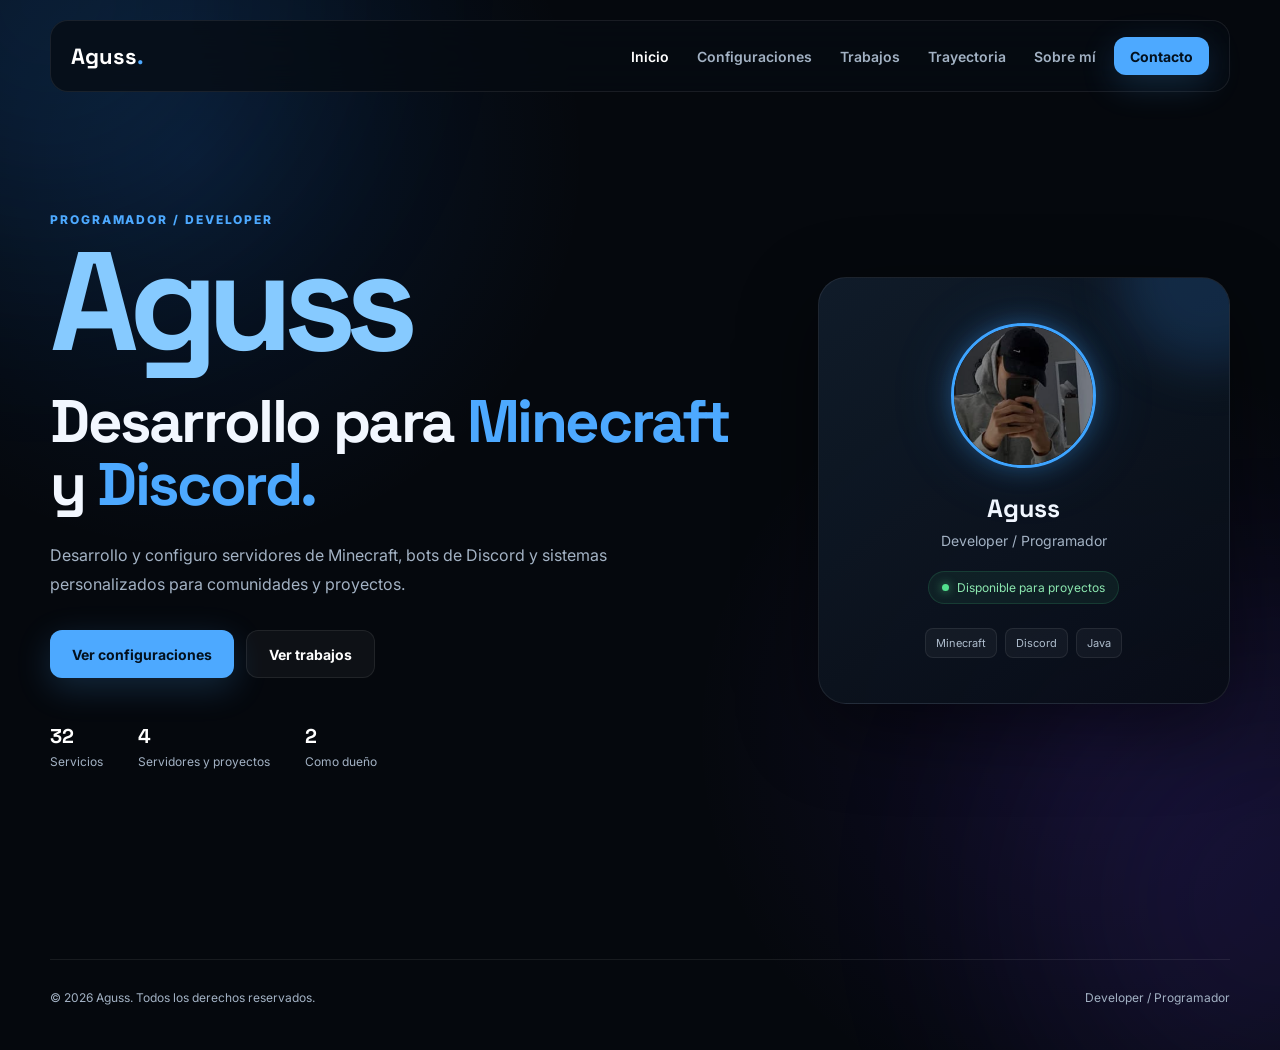
<file: index.html>
<!DOCTYPE html>
<html lang="es">
<head>
    <meta charset="UTF-8">
    <meta name="viewport" content="width=device-width, initial-scale=1.0">

    <title>Aguss | Developer de Minecraft y Discord</title>
    <meta name="description" content="Aguss: desarrollo y configuración de servidores de Minecraft, bots de Discord y sistemas personalizados. Mira mis trabajos y mi trayectoria.">
    <meta name="theme-color" content="#05080d">
    <meta property="og:title" content="Aguss | Developer de Minecraft y Discord">
    <meta property="og:description" content="Servidores de Minecraft, bots de Discord y sistemas personalizados.">
    <meta property="og:image" content="Aguss.png">

    <link rel="stylesheet" href="style.css">

    <link rel="preconnect" href="https://fonts.googleapis.com">
    <link rel="preconnect" href="https://fonts.gstatic.com" crossorigin>

    <link href="https://fonts.googleapis.com/css2?family=Inter:wght@400;500;600;700;800&family=Space+Grotesk:wght@500;600;700&display=swap" rel="stylesheet">
</head>

<body>

    <div class="background-glow glow-one"></div>
    <div class="background-glow glow-two"></div>

    <header class="navbar">
        <a href="index.html" class="logo">Aguss<span>.</span></a>
        <nav>
            <a href="index.html" class="active">Inicio</a>
            <a href="configuraciones.html">Configuraciones</a>
            <a href="trabajos.html">Trabajos</a>
            <a href="trayectoria.html">Trayectoria</a>
            <a href="sobre-mi.html">Sobre mí</a>
        </nav>
        <a href="contacto.html" class="btn btn-primary nav-cta">Contacto</a>
    </header>

    <main id="inicio">
<section class="hero">

            <div class="hero-content">

                <p class="eyebrow">
                    PROGRAMADOR / DEVELOPER
                </p>

                <h1>
                    Aguss
                </h1>

                <h2>
                    Desarrollo para
                    <span>Minecraft</span>
                    y
                    <span>Discord.</span>
                </h2>

                <p class="hero-description">
                    Desarrollo y configuro servidores de Minecraft,
                    bots de Discord y sistemas personalizados para
                    comunidades y proyectos.
                </p>

                <div class="hero-buttons">
                    <a href="configuraciones.html" class="btn btn-primary">
                        Ver configuraciones
                    </a>

                    <a href="trabajos.html" class="btn btn-secondary">
                        Ver trabajos
                    </a>
                </div>

                <div class="stats">
                    <div class="stat"><strong><b data-count="32">0</b></strong><span>Servicios</span></div>
                    <div class="stat"><strong><b data-count="4">0</b></strong><span>Servidores y proyectos</span></div>
                    <div class="stat"><strong><b data-count="2">0</b></strong><span>Como dueño</span></div>
                </div>

            </div>


            <!-- PERFIL -->
            <div class="hero-card">

                <div class="avatar">
                    <img src="Aguss.png" alt="Aguss">
                </div>

                <h3>Aguss</h3>

                <p class="role">
                    Developer / Programador
                </p>

                <div class="status">
                    <span></span>
                    Disponible para proyectos
                </div>

                <div class="tags">
                    <span>Minecraft</span>
                    <span>Discord</span>
                    <span>Java</span>
                </div>

            </div>

        </section>

        <!-- VISITAS -->
        <section class="visit-wrap">
            <div class="visit-card" id="visit-card">
                <svg viewBox="0 0 24 24" width="46" height="46" fill="none" stroke="currentColor" stroke-width="1.8" stroke-linecap="round" stroke-linejoin="round" aria-hidden="true"><path d="M1 12s4-8 11-8 11 8 11 8-4 8-11 8S1 12 1 12z"/><circle cx="12" cy="12" r="3"/></svg>
                <div>
                    <strong><b id="visits" data-count="0">–</b></strong>
                    <span>Visitas al portafolio</span>
                </div>
            </div>
        </section>
    </main>

    <footer>

        <p>
            © 2026 Aguss. Todos los derechos reservados.
        </p>

        <p>
            Developer / Programador
        </p>

    </footer>

<script src="script.js"></script>
</body>
</html>
</file>
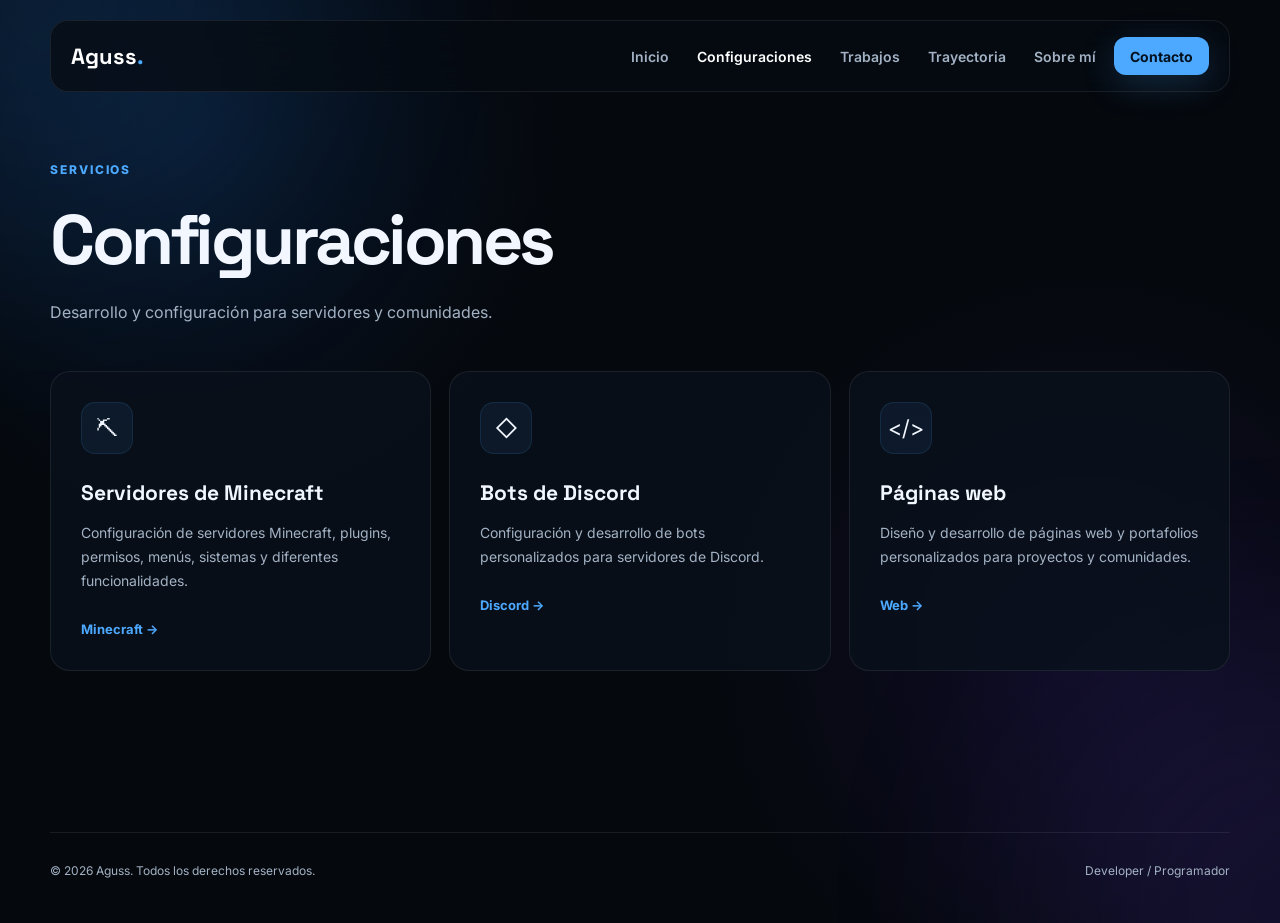
<file: configuraciones.html>
<!DOCTYPE html>
<html lang="es">
<head>
    <meta charset="UTF-8">
    <meta name="viewport" content="width=device-width, initial-scale=1.0">

    <title>Configuraciones | Aguss</title>
    <meta name="description" content="Aguss: desarrollo y configuración de servidores de Minecraft, bots de Discord y sistemas personalizados. Mira mis trabajos y mi trayectoria.">
    <meta name="theme-color" content="#05080d">
    <meta property="og:title" content="Configuraciones | Aguss">
    <meta property="og:description" content="Servidores de Minecraft, bots de Discord y sistemas personalizados.">
    <meta property="og:image" content="Aguss.png">

    <link rel="stylesheet" href="style.css">

    <link rel="preconnect" href="https://fonts.googleapis.com">
    <link rel="preconnect" href="https://fonts.gstatic.com" crossorigin>

    <link href="https://fonts.googleapis.com/css2?family=Inter:wght@400;500;600;700;800&family=Space+Grotesk:wght@500;600;700&display=swap" rel="stylesheet">
</head>

<body>

    <div class="background-glow glow-one"></div>
    <div class="background-glow glow-two"></div>

    <header class="navbar">
        <a href="index.html" class="logo">Aguss<span>.</span></a>
        <nav>
            <a href="index.html">Inicio</a>
            <a href="configuraciones.html" class="active">Configuraciones</a>
            <a href="trabajos.html">Trabajos</a>
            <a href="trayectoria.html">Trayectoria</a>
            <a href="sobre-mi.html">Sobre mí</a>
        </nav>
        <a href="contacto.html" class="btn btn-primary nav-cta">Contacto</a>
    </header>

    <main>
<section id="configuraciones" class="section page-top">

            <div class="section-heading">
                <p class="eyebrow">SERVICIOS</p>

                <h2>
                    Configuraciones
                </h2>

                <p>
                    Desarrollo y configuración para servidores
                    y comunidades.
                </p>
            </div>


            <div class="cards">

                <article class="service-card">

                    <div class="service-icon minecraft">
                        ⛏
                    </div>

                    <h3>
                        Servidores de Minecraft
                    </h3>

                    <p>
                        Configuración de servidores Minecraft,
                        plugins, permisos, menús, sistemas y
                        diferentes funcionalidades.
                    </p>

                    <span class="card-link">
                        Minecraft →
                    </span>

                </article>


                <article class="service-card">

                    <div class="service-icon discord">
                        ◇
                    </div>

                    <h3>
                        Bots de Discord
                    </h3>

                    <p>
                        Configuración y desarrollo de bots
                        personalizados para servidores de Discord.
                    </p>

                    <span class="card-link">
                        Discord →
                    </span>

                </article>


                <article class="service-card">

                    <div class="service-icon code">
                        &lt;/&gt;
                    </div>

                    <h3>Páginas web</h3>

                    <p>Diseño y desarrollo de páginas web y portafolios personalizados para proyectos y comunidades.</p>

                    <span class="card-link">
                        Web →
                    </span>

                </article>

            </div>

        </section>
    </main>

    <footer>

        <p>
            © 2026 Aguss. Todos los derechos reservados.
        </p>

        <p>
            Developer / Programador
        </p>

    </footer>

<script src="script.js"></script>
</body>
</html>
</file>
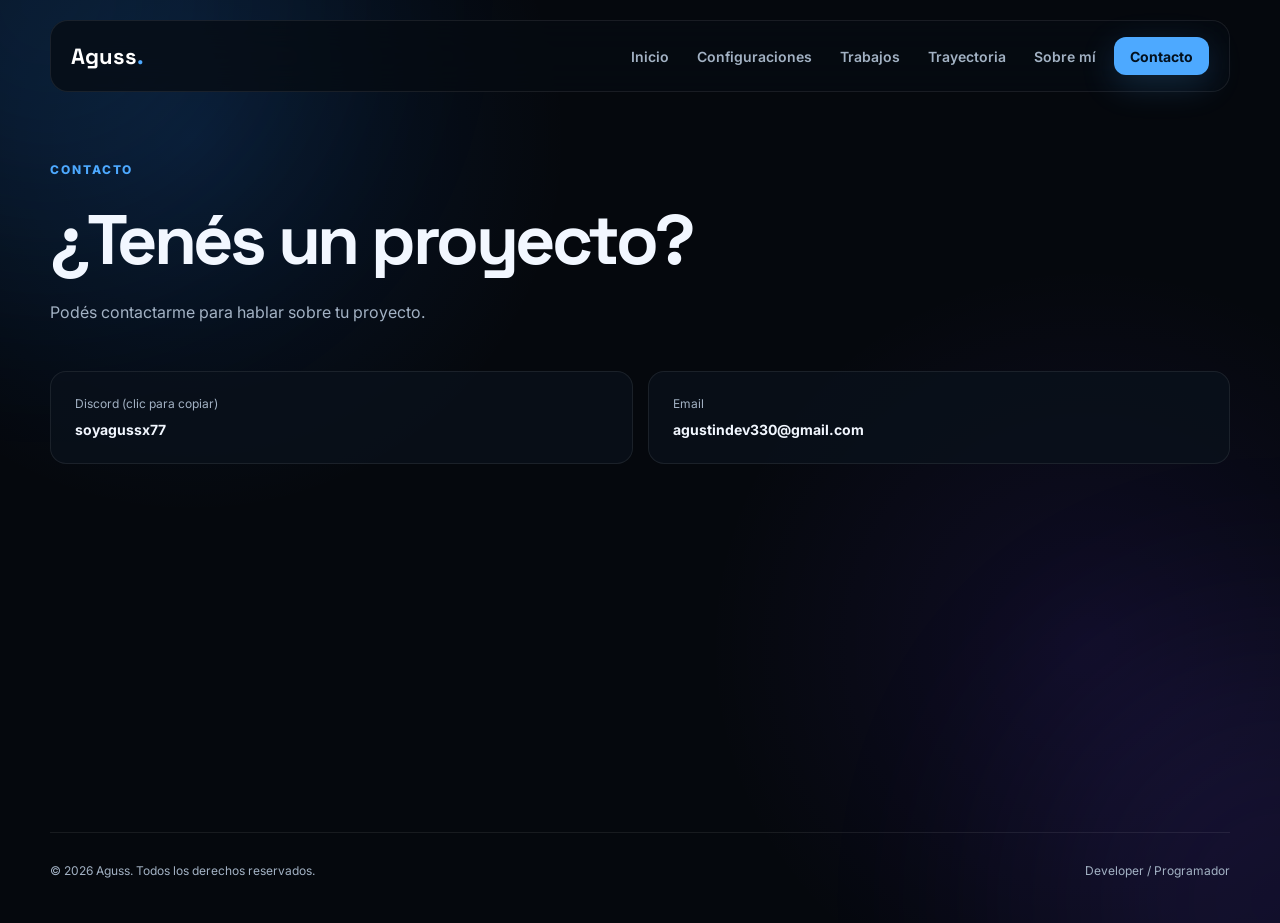
<file: contacto.html>
<!DOCTYPE html>
<html lang="es">
<head>
    <meta charset="UTF-8">
    <meta name="viewport" content="width=device-width, initial-scale=1.0">

    <title>Contacto | Aguss</title>
    <meta name="description" content="Aguss: desarrollo y configuración de servidores de Minecraft, bots de Discord y sistemas personalizados. Mira mis trabajos y mi trayectoria.">
    <meta name="theme-color" content="#05080d">
    <meta property="og:title" content="Contacto | Aguss">
    <meta property="og:description" content="Servidores de Minecraft, bots de Discord y sistemas personalizados.">
    <meta property="og:image" content="Aguss.png">

    <link rel="stylesheet" href="style.css">

    <link rel="preconnect" href="https://fonts.googleapis.com">
    <link rel="preconnect" href="https://fonts.gstatic.com" crossorigin>

    <link href="https://fonts.googleapis.com/css2?family=Inter:wght@400;500;600;700;800&family=Space+Grotesk:wght@500;600;700&display=swap" rel="stylesheet">
</head>

<body>

    <div class="background-glow glow-one"></div>
    <div class="background-glow glow-two"></div>

    <header class="navbar">
        <a href="index.html" class="logo">Aguss<span>.</span></a>
        <nav>
            <a href="index.html">Inicio</a>
            <a href="configuraciones.html">Configuraciones</a>
            <a href="trabajos.html">Trabajos</a>
            <a href="trayectoria.html">Trayectoria</a>
            <a href="sobre-mi.html">Sobre mí</a>
        </nav>
        <a href="contacto.html" class="btn btn-primary nav-cta" aria-current="page">Contacto</a>
    </header>

    <main>
<section id="contacto" class="section page-top contact">

            <div class="section-heading">

                <p class="eyebrow">
                    CONTACTO
                </p>

                <h2>
                    ¿Tenés un proyecto?
                </h2>

                <p>
                    Podés contactarme para hablar sobre tu proyecto.
                </p>

            </div>


            <div class="contact-box">
                <button class="contact-item" type="button" data-copy="soyagussx77">
                    <span>Discord (clic para copiar)</span>
                    <strong>soyagussx77</strong>
                </button>
                <a class="contact-item" href="mailto:agustindev330@gmail.com">
                    <span>Email</span>
                    <strong>agustindev330@gmail.com</strong>
                </a>
            </div>

        </section>
    </main>

    <footer>

        <p>
            © 2026 Aguss. Todos los derechos reservados.
        </p>

        <p>
            Developer / Programador
        </p>

    </footer>

<script src="script.js"></script>
</body>
</html>
</file>
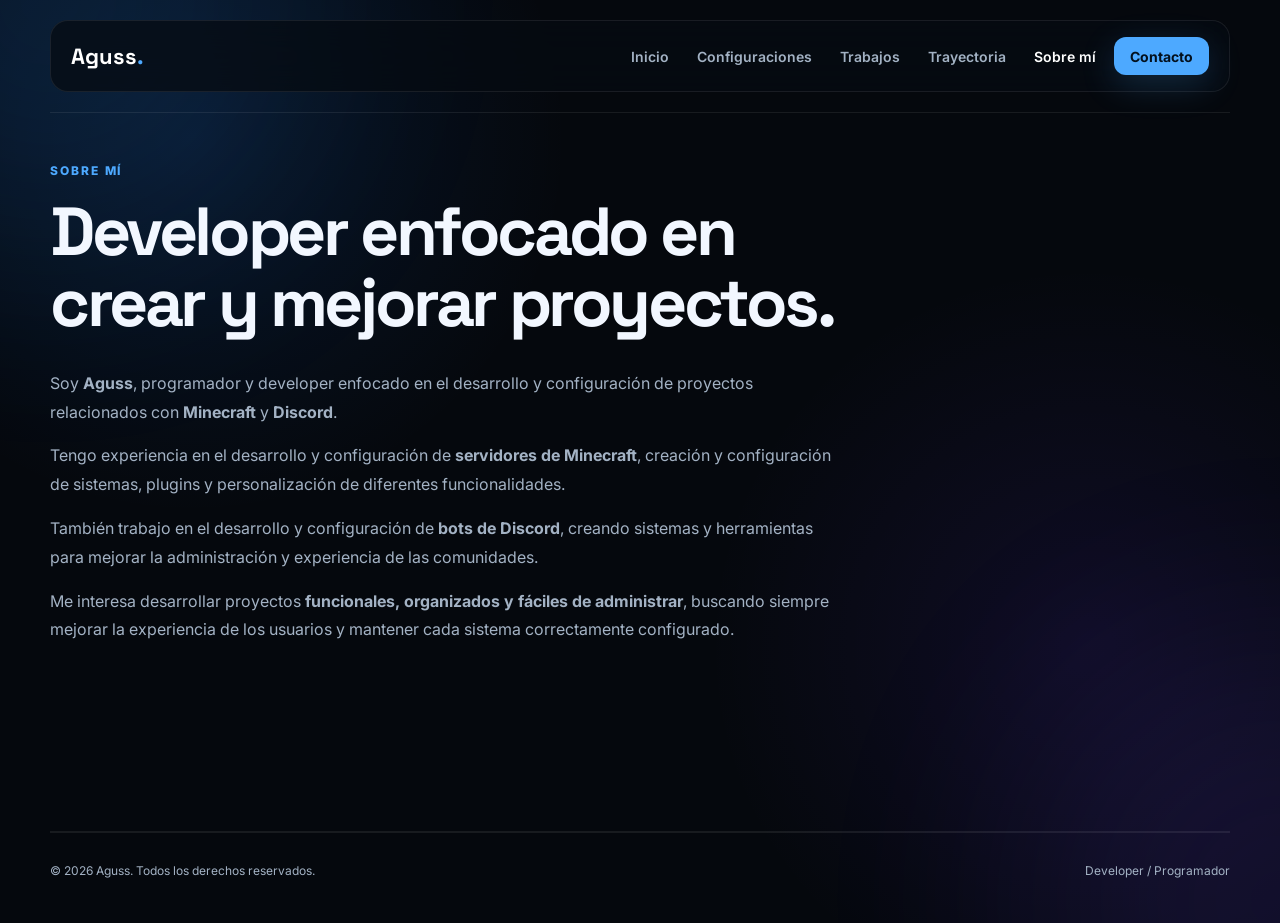
<file: sobre-mi.html>
<!DOCTYPE html>
<html lang="es">
<head>
    <meta charset="UTF-8">
    <meta name="viewport" content="width=device-width, initial-scale=1.0">

    <title>Sobre mí | Aguss</title>
    <meta name="description" content="Aguss: desarrollo y configuración de servidores de Minecraft, bots de Discord y sistemas personalizados. Mira mis trabajos y mi trayectoria.">
    <meta name="theme-color" content="#05080d">
    <meta property="og:title" content="Sobre mí | Aguss">
    <meta property="og:description" content="Servidores de Minecraft, bots de Discord y sistemas personalizados.">
    <meta property="og:image" content="Aguss.png">

    <link rel="stylesheet" href="style.css">

    <link rel="preconnect" href="https://fonts.googleapis.com">
    <link rel="preconnect" href="https://fonts.gstatic.com" crossorigin>

    <link href="https://fonts.googleapis.com/css2?family=Inter:wght@400;500;600;700;800&family=Space+Grotesk:wght@500;600;700&display=swap" rel="stylesheet">
</head>

<body>

    <div class="background-glow glow-one"></div>
    <div class="background-glow glow-two"></div>

    <header class="navbar">
        <a href="index.html" class="logo">Aguss<span>.</span></a>
        <nav>
            <a href="index.html">Inicio</a>
            <a href="configuraciones.html">Configuraciones</a>
            <a href="trabajos.html">Trabajos</a>
            <a href="trayectoria.html">Trayectoria</a>
            <a href="sobre-mi.html" class="active">Sobre mí</a>
        </nav>
        <a href="contacto.html" class="btn btn-primary nav-cta">Contacto</a>
    </header>

    <main>
<section id="sobre-mi" class="section page-top about">

            <div class="about-content">

                <p class="eyebrow">
                    SOBRE MÍ
                </p>

                <h2>
                    Developer enfocado en
                    crear y mejorar proyectos.
                </h2>

                <p>
    Soy <strong>Aguss</strong>, programador y developer enfocado en el desarrollo y configuración de proyectos relacionados con <strong>Minecraft</strong> y <strong>Discord</strong>.
</p>

<p>
    Tengo experiencia en el desarrollo y configuración de <strong>servidores de Minecraft</strong>, creación y configuración de sistemas, plugins y personalización de diferentes funcionalidades.
</p>

<p>
    También trabajo en el desarrollo y configuración de <strong>bots de Discord</strong>, creando sistemas y herramientas para mejorar la administración y experiencia de las comunidades.
</p>

<p>
    Me interesa desarrollar proyectos <strong>funcionales, organizados y fáciles de administrar</strong>, buscando siempre mejorar la experiencia de los usuarios y mantener cada sistema correctamente configurado.
</p>

            </div>

        </section>
    </main>

    <footer>

        <p>
            © 2026 Aguss. Todos los derechos reservados.
        </p>

        <p>
            Developer / Programador
        </p>

    </footer>

<script src="script.js"></script>
</body>
</html>
</file>
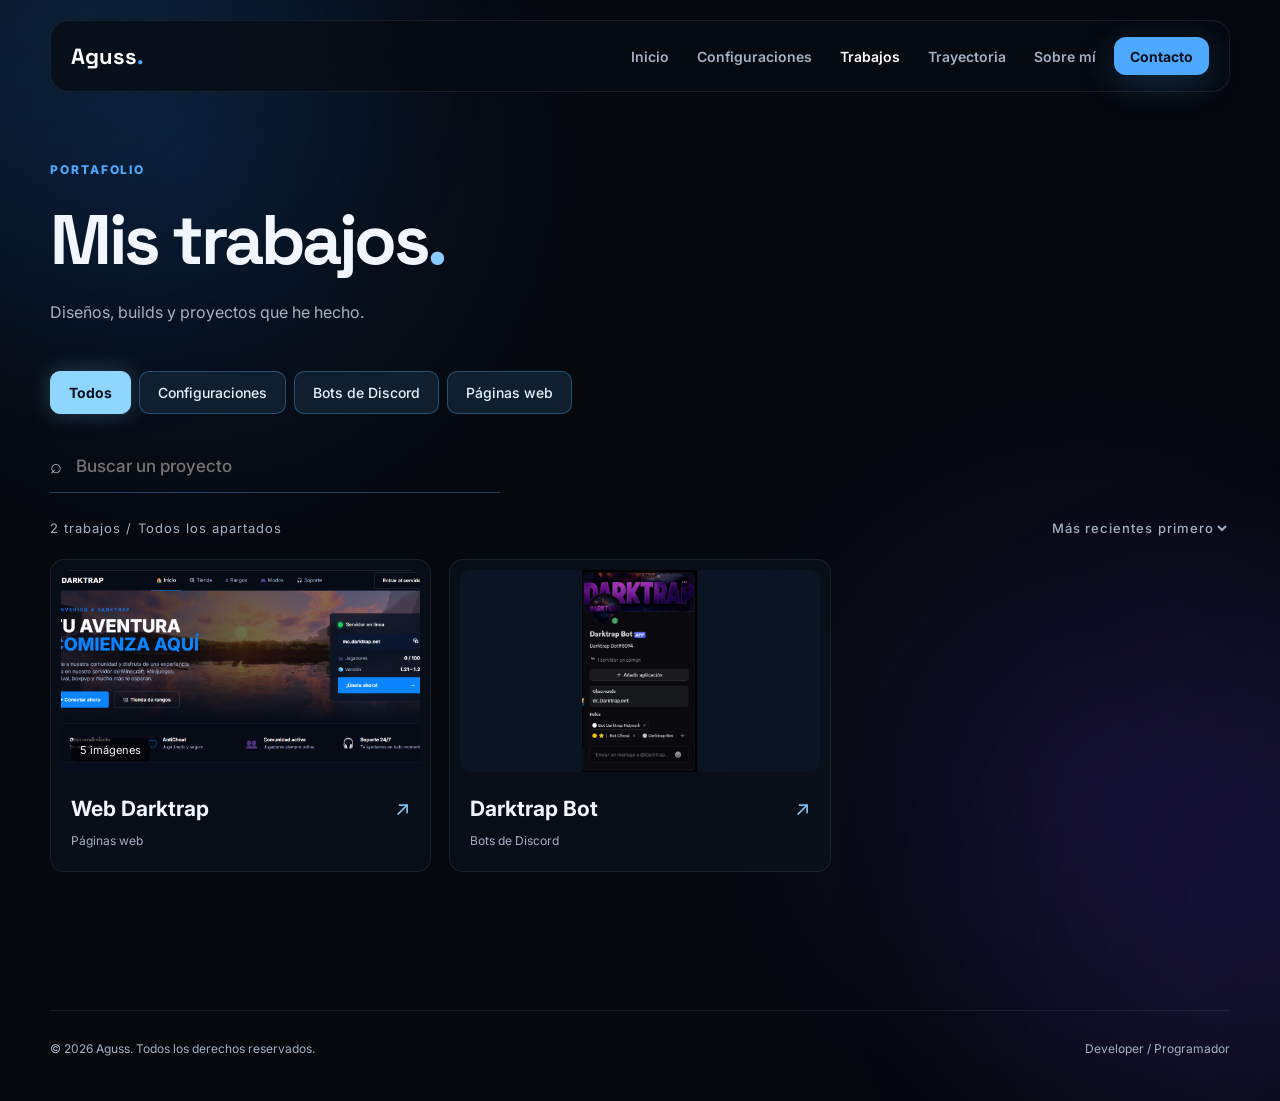
<file: trabajos.html>
<!DOCTYPE html>
<html lang="es">
<head>
    <meta charset="UTF-8">
    <meta name="viewport" content="width=device-width, initial-scale=1.0">

    <title>Mis trabajos | Aguss</title>
    <meta name="description" content="Aguss: desarrollo y configuración de servidores de Minecraft, bots de Discord y sistemas personalizados. Mira mis trabajos y mi trayectoria.">
    <meta name="theme-color" content="#05080d">
    <meta property="og:title" content="Mis trabajos | Aguss">
    <meta property="og:description" content="Servidores de Minecraft, bots de Discord y sistemas personalizados.">
    <meta property="og:image" content="Aguss.png">

    <link rel="stylesheet" href="style.css">

    <link rel="preconnect" href="https://fonts.googleapis.com">
    <link rel="preconnect" href="https://fonts.gstatic.com" crossorigin>

    <link href="https://fonts.googleapis.com/css2?family=Inter:wght@400;500;600;700;800&family=Space+Grotesk:wght@500;600;700&display=swap" rel="stylesheet">
</head>

<body>

    <div class="background-glow glow-one"></div>
    <div class="background-glow glow-two"></div>

    <header class="navbar">
        <a href="index.html" class="logo">Aguss<span>.</span></a>
        <nav>
            <a href="index.html">Inicio</a>
            <a href="configuraciones.html">Configuraciones</a>
            <a href="trabajos.html" class="active">Trabajos</a>
            <a href="trayectoria.html">Trayectoria</a>
            <a href="sobre-mi.html">Sobre mí</a>
        </nav>
        <a href="contacto.html" class="btn btn-primary nav-cta">Contacto</a>
    </header>

    <main>
<section class="section page-top">
            <div class="section-heading">
                <p class="eyebrow">PORTAFOLIO</p>
                <h2>Mis trabajos<span class="dot">.</span></h2>
                <p>Diseños, builds y proyectos que he hecho.</p>
            </div>

            <div class="filters" id="filters" aria-label="Categorías"></div>

            <div class="cat-banner" id="banner" hidden>
                <h3></h3>
                <p></p>
            </div>

            <label class="search-wrap">
                <span aria-hidden="true">⌕</span>
                <input type="search" id="search" placeholder="Buscar un proyecto" aria-label="Buscar un proyecto">
            </label>

            <div class="work-meta">
                <p class="work-count" id="count"></p>
                <select id="sort" class="sort-plain" aria-label="Ordenar">
                    <option value="new">Más recientes primero</option>
                    <option value="old">Más antiguos primero</option>
                    <option value="az">A – Z</option>
                </select>
            </div>

            <div class="works" id="works"></div>
            <div class="more-wrap"><button class="btn btn-secondary" id="more" type="button">Ver más trabajos</button></div>
        </section>
    </main>

    <footer>

        <p>
            © 2026 Aguss. Todos los derechos reservados.
        </p>

        <p>
            Developer / Programador
        </p>

    </footer>

<script src="trabajos.js"></script>
<script src="script.js"></script>
</body>
</html>
</file>
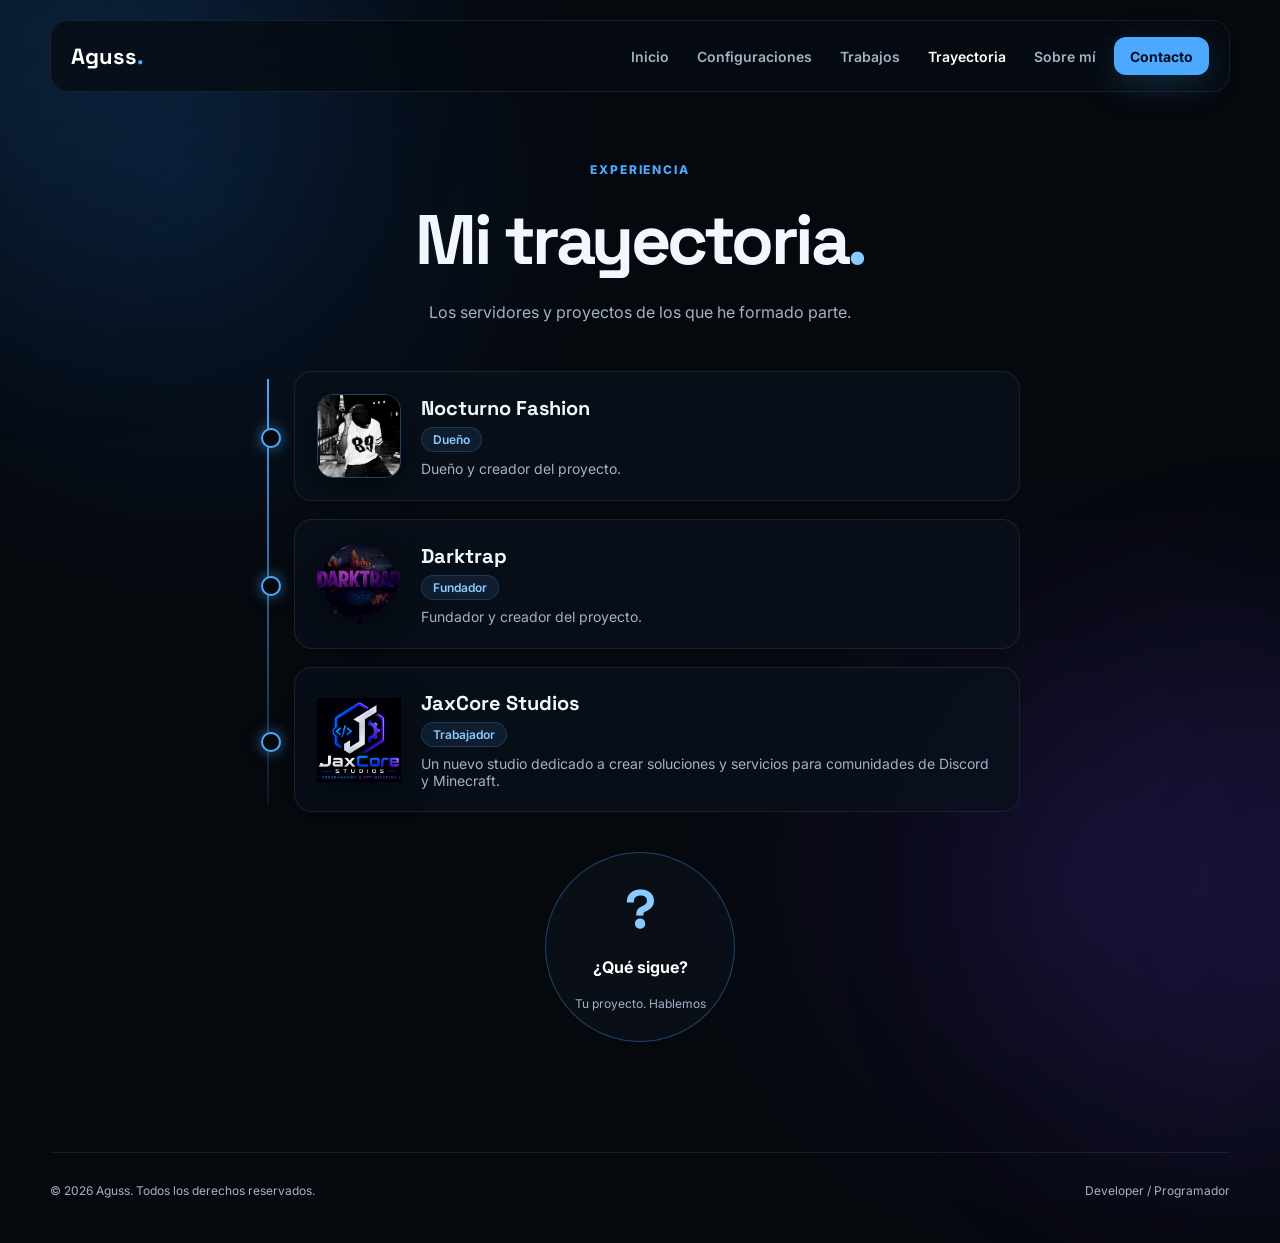
<file: trayectoria.html>
<!DOCTYPE html>
<html lang="es">
<head>
    <meta charset="UTF-8">
    <meta name="viewport" content="width=device-width, initial-scale=1.0">

    <title>Mi trayectoria | Aguss</title>
    <meta name="description" content="Aguss: desarrollo y configuración de servidores de Minecraft, bots de Discord y sistemas personalizados. Mira mis trabajos y mi trayectoria.">
    <meta name="theme-color" content="#05080d">
    <meta property="og:title" content="Mi trayectoria | Aguss">
    <meta property="og:description" content="Servidores de Minecraft, bots de Discord y sistemas personalizados.">
    <meta property="og:image" content="Aguss.png">

    <link rel="stylesheet" href="style.css">

    <link rel="preconnect" href="https://fonts.googleapis.com">
    <link rel="preconnect" href="https://fonts.gstatic.com" crossorigin>

    <link href="https://fonts.googleapis.com/css2?family=Inter:wght@400;500;600;700;800&family=Space+Grotesk:wght@500;600;700&display=swap" rel="stylesheet">
</head>

<body>

    <div class="background-glow glow-one"></div>
    <div class="background-glow glow-two"></div>

    <header class="navbar">
        <a href="index.html" class="logo">Aguss<span>.</span></a>
        <nav>
            <a href="index.html">Inicio</a>
            <a href="configuraciones.html">Configuraciones</a>
            <a href="trabajos.html">Trabajos</a>
            <a href="trayectoria.html" class="active">Trayectoria</a>
            <a href="sobre-mi.html">Sobre mí</a>
        </nav>
        <a href="contacto.html" class="btn btn-primary nav-cta">Contacto</a>
    </header>

    <main>
<section id="trayectoria" class="section page-top">
            <div class="section-heading center">
                <p class="eyebrow">EXPERIENCIA</p>
                <h2>Mi trayectoria<span class="dot">.</span></h2>
                <p>Los servidores y proyectos de los que he formado parte.</p>
            </div>

            <ol class="timeline">
                <li class="t-item"><div class="t-logo has-img photo"><img src="logos/nocturno-fashion.png" alt="Logo de Nocturno Fashion"></div><div><h3>Nocturno Fashion</h3><span class="role-tag">Dueño</span><p>Dueño y creador del proyecto.</p></div></li>
                <li class="t-item"><div class="t-logo has-img"><img src="logos/darktrap.png" alt="Logo de Darktrap"></div><div><h3>Darktrap</h3><span class="role-tag">Fundador</span><p>Fundador y creador del proyecto.</p></div></li>
                <li class="t-item"><div class="t-logo has-img"><img src="logos/jaxcore.png" alt="Logo de JaxCore Studios"></div><div><h3>JaxCore Studios</h3><span class="role-tag">Trabajador</span><p>Un nuevo studio dedicado a crear soluciones y servicios para comunidades de Discord y Minecraft.</p></div></li>
            </ol>

            <a href="contacto.html" class="next-step">
                <span class="q">?</span>
                <strong>¿Qué sigue?</strong>
                <small>Tu proyecto. Hablemos</small>
            </a>
        </section>
    </main>

    <footer>

        <p>
            © 2026 Aguss. Todos los derechos reservados.
        </p>

        <p>
            Developer / Programador
        </p>

    </footer>

<script src="script.js"></script>
</body>
</html>
</file>
<file: style.css>
* {
    margin: 0;
    padding: 0;
    box-sizing: border-box;
}

html {
    scroll-behavior: smooth;
}

body {
    min-height: 100vh;
    background:
        radial-gradient(
            circle at 15% 15%,
            rgba(35, 130, 255, 0.12),
            transparent 28%
        ),
        radial-gradient(
            circle at 85% 70%,
            rgba(110, 60, 255, 0.10),
            transparent 30%
        ),
        #05080d;

    color: #f2f7ff;

    font-family: "Inter", sans-serif;

    overflow-x: hidden;
}


/* =========================
   VARIABLES
========================= */

:root {
    --bg: #05080d;
    --bg-soft: #080d15;
    --card: rgba(10, 17, 27, 0.78);

    --line: rgba(255, 255, 255, 0.08);
    --line-hover: rgba(82, 169, 255, 0.35);

    --text: #f2f7ff;
    --muted: #a3b2c4;

    --blue: #4da9ff;
    --blue-soft: #8acbff;

    --purple: #765cff;

    --shadow:
        0 25px 80px rgba(0, 0, 0, 0.45);
}


/* =========================
   BACKGROUND
========================= */

.background-glow {
    position: fixed;
    width: 500px;
    height: 500px;

    border-radius: 50%;

    filter: blur(120px);

    opacity: 0.12;

    pointer-events: none;

    z-index: -1;
}

.glow-one {
    top: -250px;
    left: -200px;

    background: #248fff;
}

.glow-two {
    right: -250px;
    bottom: -250px;

    background: #714cff;
}


/* =========================
   NAVBAR
========================= */

.navbar {
    width: min(1180px, calc(100% - 40px));

    margin: 20px auto;

    padding: 16px 20px;

    display: flex;
    align-items: center;
    justify-content: space-between;

    background: rgba(6, 11, 18, 0.75);

    border: 1px solid var(--line);

    border-radius: 18px;

    backdrop-filter: blur(18px);

    position: sticky;
    top: 20px;

    z-index: 100;
}

.logo {
    color: white;

    text-decoration: none;

    font-family: "Space Grotesk", sans-serif;

    font-size: 22px;
    font-weight: 800;
}

.logo span {
    color: var(--blue);
}

.navbar nav {
    display: flex;
    align-items: center;
    gap: 28px;
}

.navbar nav a {
    color: var(--muted);

    text-decoration: none;

    font-size: 14px;
    font-weight: 600;

    transition: 0.25s ease;
}

.navbar nav a:hover,
.navbar nav a.active {
    color: white;
}


/* =========================
   HERO
========================= */

.hero {
    width: min(1180px, calc(100% - 40px));

    min-height: 720px;

    margin: 0 auto;

    display: grid;

    grid-template-columns: 1.25fr 0.75fr;

    align-items: center;

    gap: 80px;

    padding: 100px 0;
}

.eyebrow {
    color: var(--blue);

    font-size: 12px;

    font-weight: 800;

    letter-spacing: 0.16em;

    margin-bottom: 18px;
}

.hero h1 {
    font-family: "Space Grotesk", sans-serif;

    font-size: clamp(70px, 11vw, 140px);

    line-height: 0.82;

    letter-spacing: -0.075em;

    margin-bottom: 30px;

    font-weight: 800;

    color: #86caff;
}

.hero h2 {
    max-width: 700px;

    font-family: "Space Grotesk", sans-serif;

    font-size: clamp(32px, 5vw, 60px);

    line-height: 1.05;

    letter-spacing: -0.04em;

    margin-bottom: 25px;
}

.hero h2 span {
    color: var(--blue);
}

.hero-description {
    max-width: 600px;

    color: var(--muted);

    font-size: 16px;

    line-height: 1.8;

    margin-bottom: 32px;
}


/* =========================
   BUTTONS
========================= */

.hero-buttons {
    display: flex;

    flex-wrap: wrap;

    gap: 12px;

    margin-bottom: 45px;
}

.btn {
    display: inline-flex;

    align-items: center;
    justify-content: center;

    min-height: 48px;

    padding: 0 22px;

    border-radius: 12px;

    text-decoration: none;

    font-size: 14px;

    font-weight: 700;

    transition: 0.25s ease;
}

.btn-primary {
    background: var(--blue);

    color: #03101d;

    box-shadow:
        0 10px 35px rgba(77, 169, 255, 0.20);
}

.btn-primary:hover {
    transform: translateY(-2px);

    box-shadow:
        0 15px 45px rgba(77, 169, 255, 0.35);
}

.btn-secondary {
    color: white;

    background: rgba(255, 255, 255, 0.04);

    border: 1px solid var(--line);
}

.btn-secondary:hover {
    border-color: var(--line-hover);

    background: rgba(77, 169, 255, 0.06);
}


/* =========================
   STATS
========================= */

.stats {
    display: flex;

    gap: 35px;
}

.stat {
    display: flex;

    flex-direction: column;

    gap: 5px;
}

.stat strong {
    font-family: "Space Grotesk", sans-serif;

    font-size: 20px;

    color: white;
}

.stat span {
    color: var(--muted);

    font-size: 12px;
}


/* =========================
   PROFILE CARD
========================= */

.hero-card {
    padding: 45px 30px;

    text-align: center;

    background:
        linear-gradient(
            145deg,
            rgba(18, 30, 46, 0.88),
            rgba(7, 12, 20, 0.88)
        );

    border: 1px solid var(--line);

    border-radius: 28px;

    box-shadow: var(--shadow);

    position: relative;

    overflow: hidden;
}

.hero-card::before {
    content: "";

    position: absolute;

    width: 180px;
    height: 180px;

    top: -90px;
    right: -70px;

    border-radius: 50%;

    background: rgba(54, 158, 255, 0.16);

    filter: blur(25px);
}


/* =========================
   FOTO
========================= */

.avatar {
    width: 145px;
    height: 145px;

    margin: 0 auto 24px;

    border-radius: 50%;

    overflow: hidden;

    border: 3px solid #3ea4ff;

    background: #0b1422;

    box-shadow:
        0 0 25px rgba(62, 164, 255, 0.35),
        0 0 70px rgba(62, 164, 255, 0.12);

    position: relative;

    z-index: 2;
}

.avatar img {
    width: 100%;
    height: 100%;

    display: block;

    object-fit: cover;
}

.hero-card h3 {
    font-family: "Space Grotesk", sans-serif;

    font-size: 25px;

    margin-bottom: 8px;
}

.role {
    color: var(--muted);

    font-size: 14px;

    margin-bottom: 22px;
}

.status {
    display: inline-flex;

    align-items: center;

    gap: 8px;

    padding: 8px 13px;

    border-radius: 100px;

    background: rgba(75, 222, 139, 0.07);

    border: 1px solid rgba(75, 222, 139, 0.14);

    color: #8ce8b0;

    font-size: 12px;

    margin-bottom: 24px;
}

.status span {
    width: 7px;
    height: 7px;

    border-radius: 50%;

    background: #52df8d;

    box-shadow:
        0 0 10px rgba(82, 223, 141, 0.7);
}

.tags {
    display: flex;

    justify-content: center;

    flex-wrap: wrap;

    gap: 8px;
}

.tags span {
    padding: 7px 10px;

    border-radius: 8px;

    background: rgba(255, 255, 255, 0.04);

    border: 1px solid var(--line);

    color: #aebdcd;

    font-size: 11px;
}


/* =========================
   SECTIONS
========================= */

.section {
    width: min(1180px, calc(100% - 40px));

    margin: 0 auto;

    padding: 110px 0;
}

.section-heading {
    max-width: 700px;

    margin-bottom: 45px;
}

.section-heading h2 {
    font-family: "Space Grotesk", sans-serif;

    font-size: clamp(40px, 6vw, 70px);

    letter-spacing: -0.05em;

    margin-bottom: 15px;
}

.section-heading > p:last-child {
    color: var(--muted);

    line-height: 1.7;
}


/* =========================
   SERVICE CARDS
========================= */

.cards {
    display: grid;

    grid-template-columns: repeat(3, 1fr);

    gap: 18px;
}

.service-card {
    padding: 30px;

    min-height: 300px;

    border: 1px solid var(--line);

    border-radius: 20px;

    background: var(--card);

    transition: 0.3s ease;
}

.service-card:hover {
    transform: translateY(-5px);

    border-color: var(--line-hover);

    box-shadow:
        0 20px 50px rgba(0, 0, 0, 0.25);
}

.service-icon {
    width: 52px;
    height: 52px;

    display: flex;

    align-items: center;
    justify-content: center;

    border-radius: 14px;

    margin-bottom: 25px;

    font-size: 22px;

    background: rgba(77, 169, 255, 0.08);

    border: 1px solid rgba(77, 169, 255, 0.12);
}

.service-card h3 {
    font-family: "Space Grotesk", sans-serif;

    font-size: 21px;

    margin-bottom: 15px;
}

.service-card p {
    color: var(--muted);

    line-height: 1.7;

    font-size: 14px;

    margin-bottom: 25px;
}

.card-link {
    color: var(--blue);

    font-size: 13px;

    font-weight: 700;
}


/* =========================
   RESEÑAS
========================= */

.reviews {
    display: grid;

    grid-template-columns: repeat(3, 1fr);

    gap: 18px;
}

.review-card {
    padding: 28px;

    background: var(--card);

    border: 1px solid var(--line);

    border-radius: 20px;
}

.review-top {
    display: flex;

    align-items: center;

    gap: 13px;

    margin-bottom: 22px;
}

.review-avatar {
    width: 42px;
    height: 42px;

    display: flex;

    align-items: center;
    justify-content: center;

    border-radius: 50%;

    background: #132238;

    color: var(--blue);

    font-weight: 800;
}

.review-top h3 {
    font-size: 14px;

    margin-bottom: 3px;
}

.review-top span {
    color: var(--muted);

    font-size: 11px;
}

.review-card > p {
    color: #aab7c7;

    line-height: 1.7;

    font-size: 14px;

    margin-bottom: 20px;
}

.stars {
    color: #62b5ff;

    font-size: 13px;

    letter-spacing: 3px;
}


/* =========================
   SOBRE MI
========================= */

.about {
    border-top: 1px solid var(--line);
    border-bottom: 1px solid var(--line);
}

.about-content {
    max-width: 800px;
}

.about h2 {
    font-family: "Space Grotesk", sans-serif;

    font-size: clamp(38px, 6vw, 68px);

    line-height: 1.05;

    letter-spacing: -0.05em;

    margin-bottom: 30px;
}

.about p:not(.eyebrow) {
    color: var(--muted);

    line-height: 1.8;

    margin-bottom: 15px;
}


/* =========================
   CONTACTO
========================= */

.contact-box {
    display: grid;

    grid-template-columns: repeat(2, 1fr);

    gap: 15px;
}

.contact-item {
    padding: 24px;

    border: 1px solid var(--line);

    border-radius: 16px;

    background: var(--card);
}

.contact-item span {
    display: block;

    color: var(--muted);

    font-size: 12px;

    margin-bottom: 8px;
}

.contact-item strong {
    font-size: 14px;

    word-break: break-word;
}


/* =========================
   FOOTER
========================= */

footer {
    width: min(1180px, calc(100% - 40px));

    margin: 0 auto;

    padding: 30px 0 45px;

    display: flex;

    align-items: center;
    justify-content: space-between;

    gap: 20px;

    border-top: 1px solid var(--line);

    color: var(--muted);

    font-size: 12px;
}


/* =========================
   RESPONSIVE
========================= */

@media (max-width: 900px) {

    .navbar nav {
        gap: 15px;
    }

    .hero {
        grid-template-columns: 1fr;

        gap: 50px;

        padding-top: 70px;
    }

    .hero-card {
        max-width: 450px;

        width: 100%;

        margin: 0 auto;
    }

    .cards,
    .reviews {
        grid-template-columns: 1fr;
    }

    .contact-box {
        grid-template-columns: 1fr;
    }
}


@media (max-width: 600px) {

    .navbar {
        width: calc(100% - 24px);

        margin: 12px auto;

        top: 12px;
    }

    .navbar nav {
        overflow-x: auto;
        scrollbar-width: none;
        white-space: nowrap;
    }
    .nav-cta { display: none; }

    .hero,
    .section {
        width: calc(100% - 28px);
    }

    .hero {
        padding: 70px 0;
    }

    .hero h1 {
        font-size: 76px;
    }

    .hero h2 {
        font-size: 38px;
    }

    .hero-buttons {
        flex-direction: column;
    }

    .btn {
        width: 100%;
    }

    .stats {
        gap: 20px;
    }

    .section {
        padding: 80px 0;
    }

    footer {
        width: calc(100% - 28px);

        flex-direction: column;

        align-items: flex-start;
    }
}

/* =========================
   MEJORAS
========================= */
:focus-visible { outline: 2px solid var(--blue); outline-offset: 3px; }
.navbar nav { margin-left: auto; margin-right: 18px; }
.nav-cta { min-height: 38px; padding: 0 16px; }
.dot { color: var(--blue-soft); }
.section-heading.center { text-align: center; margin-inline: auto; }

/* Trabajos */
.work-tools { display: grid; gap: 16px; margin-bottom: 22px; }
.filters { display: flex; gap: 8px; overflow-x: auto; padding-bottom: 6px; scrollbar-width: thin; }
.filters button { flex: none; padding: 9px 15px; border-radius: 10px; border: 1px solid var(--line); background: rgba(255,255,255,.04); color: #cbd7e4; font: 600 13px "Inter", sans-serif; cursor: pointer; transition: .2s; }
.filters button:hover { border-color: var(--line-hover); }
.filters button.on { background: var(--blue-soft); color: #03101d; border-color: transparent; }
.filters button i { font-style: normal; opacity: .65; margin-left: 5px; }
.work-row { display: flex; gap: 12px; flex-wrap: wrap; }
.search, .sort { height: 46px; padding: 0 16px; border-radius: 12px; border: 1px solid var(--line-hover); background: rgba(10,17,27,.9); color: var(--text); font: 500 14px "Inter", sans-serif; }
.search { flex: 1; min-width: 220px; }
.work-count { color: var(--muted); font-size: 13px; margin-bottom: 18px; }
.works { display: grid; grid-template-columns: repeat(3, 1fr); gap: 18px; }
.work-card { border: 1px solid var(--line); border-radius: 18px; background: var(--card); overflow: hidden; cursor: pointer; text-align: left; color: inherit; font: inherit; padding: 0; transition: .25s; }
.work-card:hover { transform: translateY(-4px); border-color: var(--line-hover); }
.work-thumb { aspect-ratio: 16 / 9; background: linear-gradient(135deg, #10243b, #1a1440); position: relative; overflow: hidden; }
.work-thumb img { width: 100%; height: 100%; object-fit: cover; display: block; transition: transform .4s; }
.work-card:hover .work-thumb img { transform: scale(1.05); }
.work-thumb em { position: absolute; left: 10px; bottom: 10px; font-style: normal; font-size: 11px; padding: 5px 9px; border-radius: 7px; background: rgba(0,0,0,.65); }
.work-info { padding: 16px 18px 20px; }
.work-info h3 { font-size: 16px; margin-bottom: 8px; }
.work-info span { display: inline-block; font-size: 12px; padding: 4px 10px; border-radius: 99px; background: rgba(77,169,255,.1); color: var(--blue-soft); border: 1px solid rgba(77,169,255,.2); }
.more-wrap { text-align: center; margin-top: 28px; }
.empty { grid-column: 1 / -1; text-align: center; color: var(--muted); padding: 50px 0; }

/* Trayectoria */
.timeline { list-style: none; position: relative; max-width: 760px; margin: 0 auto; padding-left: 34px; display: grid; gap: 18px; }
.timeline::before { content: ""; position: absolute; left: 7px; top: 8px; bottom: 8px; width: 2px; background: linear-gradient(var(--blue), rgba(77,169,255,.1)); }
.t-item { position: relative; display: flex; gap: 20px; align-items: center; padding: 22px; border: 1px solid var(--line); border-radius: 18px; background: var(--card); }
.t-item::before { content: ""; position: absolute; left: -34px; top: 50%; width: 16px; height: 16px; margin-top: -8px; border-radius: 50%; background: var(--bg); border: 2px solid var(--blue); box-shadow: 0 0 14px rgba(77,169,255,.6); }
.t-logo { flex: none; width: 64px; height: 64px; border-radius: 16px; display: grid; place-items: center; background: #e8f2ff; color: #0b1422; font: 800 20px "Space Grotesk", sans-serif; }
.t-item h3 { font-family: "Space Grotesk", sans-serif; font-size: 20px; margin-bottom: 6px; }
.role-tag { display: inline-block; font-size: 12px; font-weight: 600; padding: 4px 11px; border-radius: 99px; background: rgba(77,169,255,.1); color: var(--blue-soft); border: 1px solid rgba(77,169,255,.2); }
.t-item p { color: var(--muted); font-size: 14px; margin-top: 8px; }
.t-item small { display: block; color: var(--blue-soft); font-size: 12px; margin-top: 6px; }

.next-step { display: grid; place-items: center; width: 190px; height: 190px; margin: 40px auto 0; border-radius: 50%; border: 1px solid var(--line-hover); background: rgba(10,17,27,.8); text-align: center; text-decoration: none; color: #fff; padding: 20px; animation: pulse 2.8s ease-in-out infinite; transition: transform .25s; }
.next-step:hover { transform: scale(1.05); }
.next-step .q { font: 700 54px "Space Grotesk", sans-serif; color: var(--blue-soft); line-height: 1; }
.next-step small { color: var(--muted); font-size: 12px; }
@keyframes pulse { 0%,100% { box-shadow: 0 0 0 0 rgba(77,169,255,.35); } 50% { box-shadow: 0 0 0 18px rgba(77,169,255,0); } }

/* Contacto */
.contact-item { display: block; text-align: left; color: inherit; font: inherit; text-decoration: none; cursor: pointer; transition: .2s; }
.contact-item:hover { border-color: var(--line-hover); transform: translateY(-2px); }

@media (max-width: 900px) { .works { grid-template-columns: repeat(2, 1fr); } }
@media (max-width: 600px) {
    .works { grid-template-columns: 1fr; }
    .t-item { flex-direction: column; align-items: flex-start; }
    .stats { flex-wrap: wrap; }
}
@media (prefers-reduced-motion: reduce) {
    html { scroll-behavior: auto; }
    * { animation: none !important; transition: none !important; }
}

/* Página aparte de trabajos + acceso en inicio */
.page-top { padding-top: 50px; min-height: 80vh; }
.back { color: var(--blue-soft); text-decoration: none; font-weight: 600; }
.cta-band { display: flex; align-items: center; justify-content: space-between; gap: 24px; flex-wrap: wrap; padding: 44px; border: 1px solid var(--line-hover); border-radius: 24px; background: linear-gradient(135deg, rgba(18,30,46,.9), rgba(7,12,20,.9)); }
.cta-band h2 { font-family: "Space Grotesk", sans-serif; font-size: clamp(34px, 5vw, 54px); letter-spacing: -0.04em; margin-bottom: 10px; }
.cta-band p:last-child { color: var(--muted); }

/* Visitas */
.visit-wrap { width: min(1180px, calc(100% - 40px)); margin: 0 auto 90px; }
.visit-card { display: inline-flex; align-items: center; gap: 28px; padding: 30px 48px; border-radius: 24px; border: 1px solid rgba(138,203,255,.55); background: linear-gradient(135deg, rgba(22,52,78,.85), rgba(10,22,36,.85)); box-shadow: 0 0 40px rgba(77,169,255,.08); color: #b8e0ff; }
.visit-card[hidden] { display: none; }
.visit-card strong { display: block; font: 800 46px/1 "Space Grotesk", sans-serif; color: #d6eeff; margin-bottom: 6px; }
.visit-card span { color: var(--muted); font-size: 14px; font-weight: 600; }
@media (max-width: 600px) { .visit-wrap { width: calc(100% - 28px); } .visit-card { padding: 24px 28px; } }

.t-logo.has-img { background: transparent; width: 84px; height: 84px; }
.t-logo.has-img img { width: 100%; height: 100%; object-fit: contain; filter: drop-shadow(0 6px 14px rgba(0,0,0,.5)); }

/* ===== Trabajos: estilo de tu web original ===== */
.filters { flex-wrap: wrap; overflow: visible; margin-bottom: 26px; }
.filters button { background: #0f1f2e; border: 1px solid rgba(77,169,255,.35); color: #e6f1ff; border-radius: 10px; padding: 12px 18px; font-size: 14px; font-weight: 500; }
.filters button.on { background: #8fd6ff; color: #04111d; font-weight: 700; border-color: #8fd6ff; box-shadow: 0 0 22px rgba(143,214,255,.25); }
.cat-banner { margin-bottom: 30px; padding: 26px 30px; border-left: 3px solid #8fd6ff; background: linear-gradient(90deg, rgba(20,48,72,.7), rgba(10,20,32,.4)); border-radius: 4px 14px 14px 4px; }
.cat-banner[hidden] { display: none; }
.cat-banner h3 { font: 400 28px "Space Grotesk", sans-serif; color: #d6eeff; margin-bottom: 10px; }
.cat-banner p { color: #b7c7d8; font-size: 17px; line-height: 1.6; }
.search-wrap { display: flex; align-items: center; gap: 14px; max-width: 450px; padding: 8px 0 14px; border-bottom: 1px solid var(--line-hover); margin-bottom: 26px; color: var(--muted); }
.search-wrap span { font-size: 20px; }
.search-wrap .search, .search-wrap input { flex: 1; background: none; border: 0; outline: 0; color: var(--text); font: 500 17px "Inter", sans-serif; }
.work-meta { display: flex; justify-content: space-between; align-items: center; gap: 16px; margin-bottom: 22px; }
.work-meta .work-count { margin: 0; letter-spacing: .08em; }
.sort-plain { background: none; border: 0; color: var(--muted); font: 500 13px "Inter", sans-serif; letter-spacing: .08em; cursor: pointer; }
.sort-plain option { background: #0b1422; }
.work-card { border-radius: 14px; }
.work-thumb { margin: 10px; border-radius: 10px; background: #0b1422; }
.work-thumb.contain img { object-fit: contain; }
.work-info { display: flex; justify-content: space-between; align-items: flex-start; padding: 14px 20px 22px; }
.work-info h3 { font-size: 21px; font-weight: 700; margin-bottom: 8px; }
.work-info span { padding: 0; background: none; border: 0; border-radius: 0; color: var(--muted); font-size: 12px; }
.work-info .arrow { font-style: normal; color: var(--blue-soft); font-size: 20px; }

.viewer { position: fixed; inset: 0; z-index: 200; background: rgba(2,5,9,.9); display: flex; align-items: center; justify-content: center; padding: 24px; }
.viewer[hidden] { display: none; }
.viewer-panel { position: relative; width: min(1100px, 100%); height: min(600px, 92vh); display: grid; grid-template-rows: 1fr auto; border: 1px solid rgba(255,255,255,.12); border-radius: 18px; background: #090c14; overflow: hidden; }
.viewer-stage { display: grid; place-items: center; padding: 28px 90px 0; min-height: 0; }
.viewer-stage img { max-width: 100%; max-height: 100%; object-fit: contain; }
.viewer-info { padding: 20px 52px 34px; }
.viewer-info small { display: block; color: var(--blue-soft); font-size: 12px; letter-spacing: .18em; margin-bottom: 14px; }
.viewer-info h3 { font: 400 clamp(28px, 4vw, 40px) "Space Grotesk", sans-serif; margin-bottom: 18px; }
.viewer-info b { color: var(--blue); font-size: 13px; }
.viewer-close, .viewer-nav { position: absolute; display: grid; place-items: center; border-radius: 50%; color: #fff; cursor: pointer; font-size: 20px; background: rgba(15,31,46,.8); }
.viewer-close { top: 18px; right: 18px; width: 48px; height: 48px; border: 2px solid #8fd6ff; box-shadow: 0 0 18px rgba(143,214,255,.35); }
.viewer-nav { top: 40%; width: 44px; height: 44px; border: 1px solid rgba(77,169,255,.3); }
.viewer-prev { left: 20px; } .viewer-next { right: 20px; }
.viewer.single .viewer-nav { opacity: .35; cursor: default; }
@media (max-width: 600px) { .viewer-stage { padding: 56px 16px 0; } .viewer-info { padding: 16px 22px 24px; } .viewer-nav { top: auto; bottom: 90px; } .work-meta { flex-direction: column; align-items: flex-start; } }

/* Logo tipo foto (Nocturno Fashion) */
.t-logo.has-img.photo img { object-fit: cover; border-radius: 16px; border: 1px solid var(--line-hover); }
</file>
